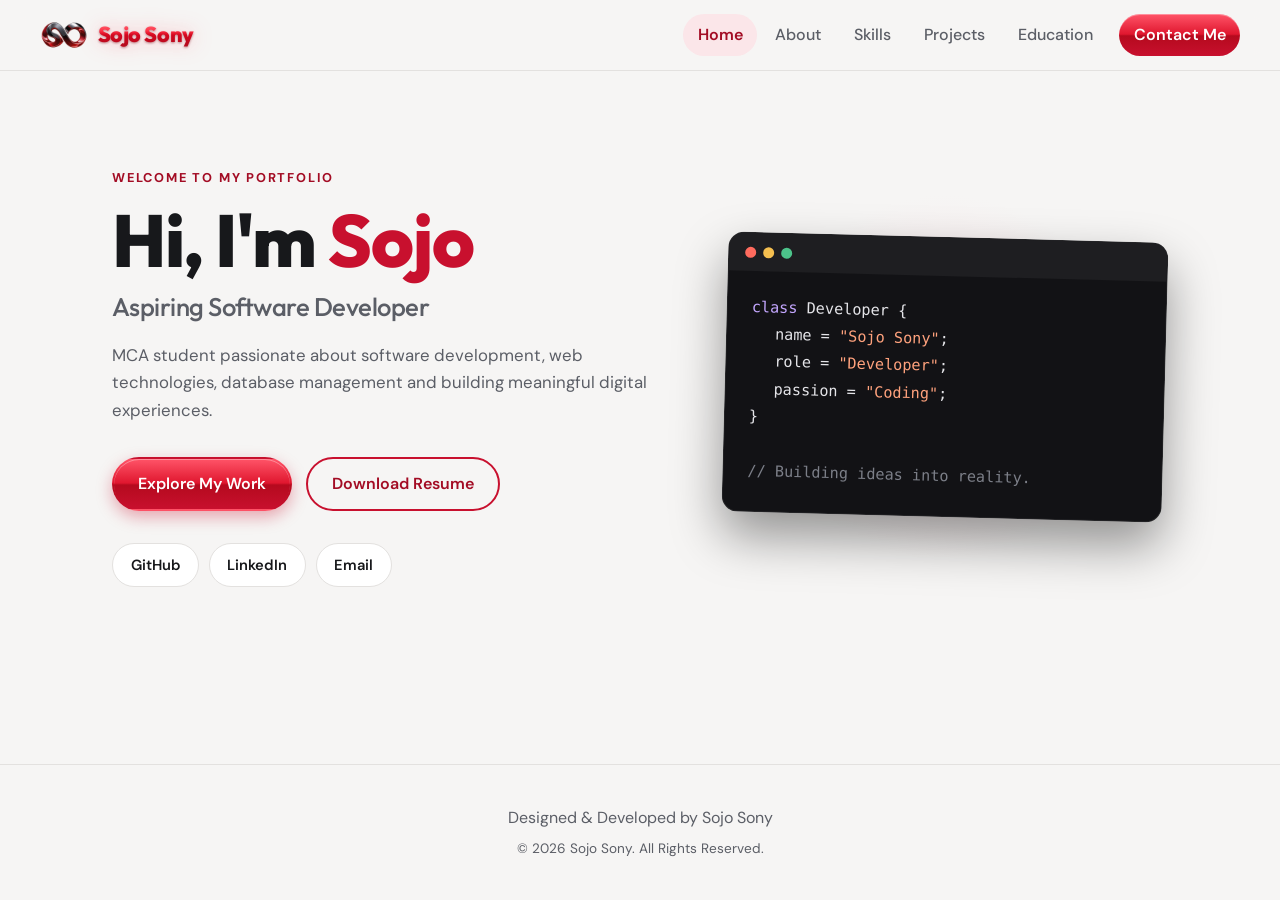
<file: index.html>
<!DOCTYPE html>
<html lang="en">
<head>
  <meta charset="UTF-8">
  <meta name="viewport" content="width=device-width, initial-scale=1.0">
  <title>Home | Sojo Sony</title>
  <meta name="description" content="Portfolio of Sojo Sony, MCA student and aspiring software developer.">
  <link rel="stylesheet" href="Assets/css/index.css">
  <link rel="preconnect" href="https://fonts.googleapis.com">
  <link rel="preconnect" href="https://fonts.gstatic.com" crossorigin>
  <link href="https://fonts.googleapis.com/css2?family=DM+Sans:wght@400;500;600;700&family=Outfit:wght@400;500;600;700;800&display=swap" rel="stylesheet">
  <script src="Assets/js/script.js" defer></script>
</head>
<body>
<a class="skip-link" href="#main">Skip to content</a>
<header class="navbar">
  <a href="index.html" class="logo" aria-label="Sojo Sony - Home">
    <img src="Assets/images/logo.png" alt="" class="site-logo" width="48" height="48">
  <span class="logo-text">Sojo Sony</span>
  </a>
  <button class="nav-toggle" type="button" aria-label="Toggle navigation menu" aria-expanded="false" aria-controls="site-nav"><span></span><span></span><span></span></button>
  <nav id="site-nav" aria-label="Main navigation">
    <a href="index.html" aria-current="page">Home</a>
    <a href="about.html">About</a>
    <a href="skills.html">Skills</a>
    <a href="projects.html">Projects</a>
    <a href="education.html">Education</a>
    <a href="contact.html" class="nav-contact">Contact Me</a>
  </nav>
</header>
<main id="main">
<section class="hero" id="home">
  <div class="hero-content">
    <p class="eyebrow">WELCOME TO MY PORTFOLIO</p>
    <h1>Hi, I'm <span>Sojo</span></h1>
    <h2>Aspiring Software Developer</h2>
    <p class="hero-description">MCA student passionate about software development, web technologies, database management and building meaningful digital experiences.</p>
    <div class="hero-buttons">
      <a href="projects.html" class="btn primary-btn">Explore My Work</a>
      <a href="Assets/resume.pdf" class="btn secondary-btn" download>Download Resume</a>
    </div>
    <div class="social-links">
      <a href="https://github.com/" target="_blank" rel="noopener">GitHub</a>
      <a href="https://linkedin.com/in/sojo-sony2004" target="_blank" rel="noopener">LinkedIn</a>
      <a href="mailto:sojosony007@gmail.com">Email</a>
    </div>
  </div>
  <div class="hero-visual">
    <div class="glow-circle" aria-hidden="true"></div>
    <div class="hero-card">
      <div class="card-top" aria-hidden="true"><span></span><span></span><span></span></div>
      <div class="code-content">
        <p><span class="code-purple">class</span> Developer {</p>
        <p class="indent">name = <span class="code-red">"Sojo Sony"</span>;</p>
        <p class="indent">role = <span class="code-red">"Developer"</span>;</p>
        <p class="indent">passion = <span class="code-red">"Coding"</span>;</p>
        <p>}</p><br>
        <p class="code-comment">// Building ideas into reality.</p>
      </div>
    </div>
  </div>
</section>
</main>
<footer>
  <p>Designed &amp; Developed by Sojo Sony</p>
  <p class="copyright">© 2026 Sojo Sony. All Rights Reserved.</p>
</footer>
</body>
</html>
</file>
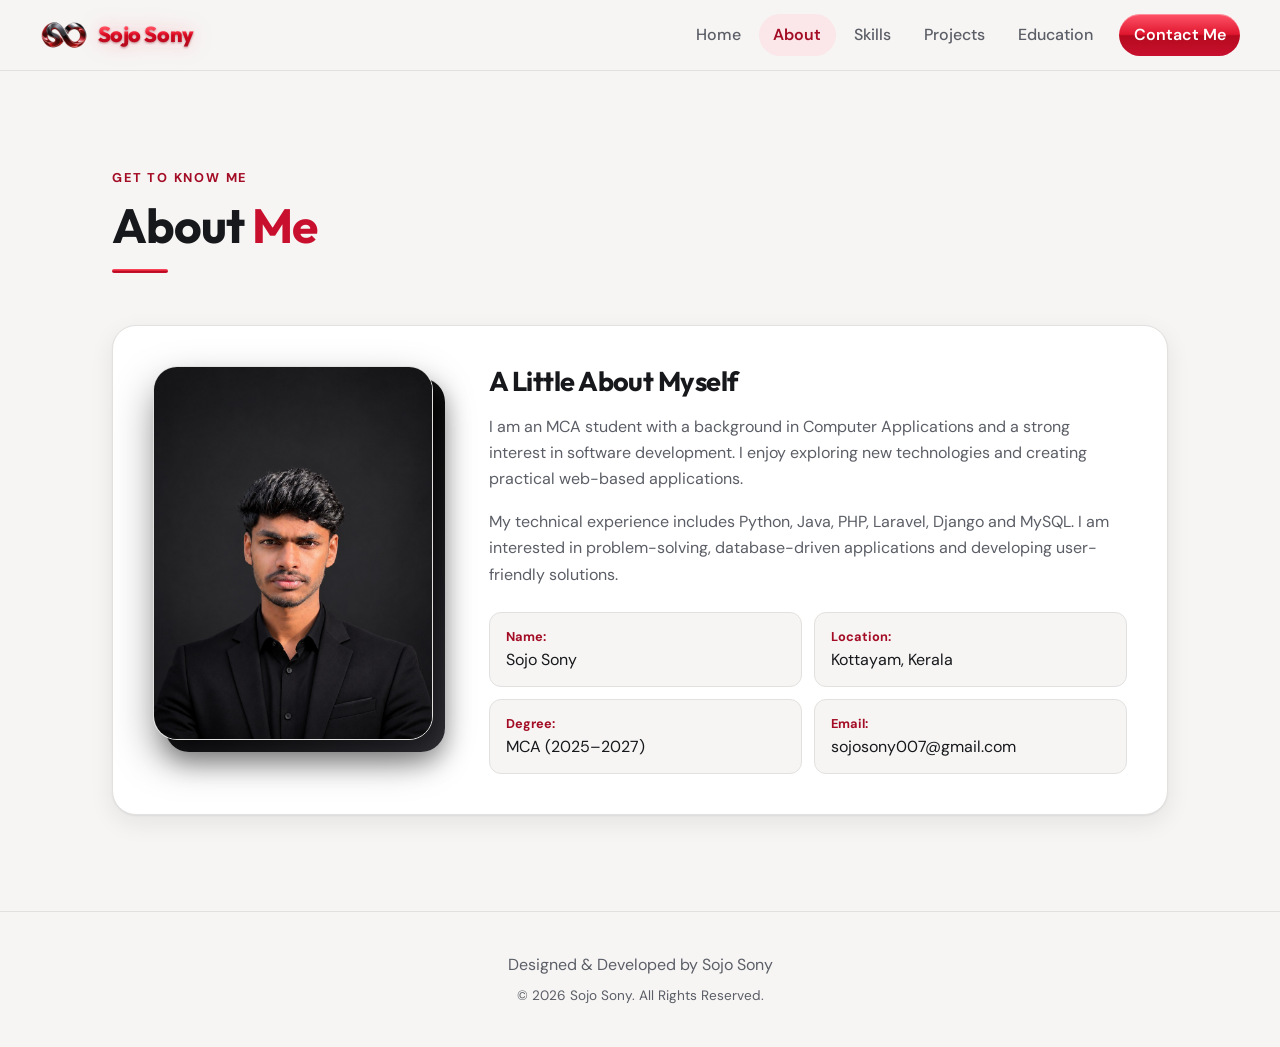
<file: about.html>
<!DOCTYPE html>
<html lang="en">
<head>
  <meta charset="UTF-8">
  <meta name="viewport" content="width=device-width, initial-scale=1.0">
  <title>About | Sojo Sony</title>
  <meta name="description" content="Portfolio of Sojo Sony, MCA student and aspiring software developer.">
  <link rel="stylesheet" href="Assets/css/index.css">
  <link rel="preconnect" href="https://fonts.googleapis.com">
  <link rel="preconnect" href="https://fonts.gstatic.com" crossorigin>
  <link href="https://fonts.googleapis.com/css2?family=DM+Sans:wght@400;500;600;700&family=Outfit:wght@400;500;600;700;800&display=swap" rel="stylesheet">
  <script src="Assets/js/script.js" defer></script>
</head>
<body>
<a class="skip-link" href="#main">Skip to content</a>
<header class="navbar">
  <a href="index.html" class="logo" aria-label="Sojo Sony - Home">
    <img src="Assets/images/logo.png" alt="" class="site-logo" width="48" height="48">
  <span class="logo-text">Sojo Sony</span>
  </a>
  <button class="nav-toggle" type="button" aria-label="Toggle navigation menu" aria-expanded="false" aria-controls="site-nav"><span></span><span></span><span></span></button>
  <nav id="site-nav" aria-label="Main navigation">
    <a href="index.html">Home</a>
    <a href="about.html" aria-current="page">About</a>
    <a href="skills.html">Skills</a>
    <a href="projects.html">Projects</a>
    <a href="education.html">Education</a>
    <a href="contact.html" class="nav-contact">Contact Me</a>
  </nav>
</header>
<main id="main">
<section class="section" id="about">
  <div class="section-heading"><p class="eyebrow">GET TO KNOW ME</p><h2>About <span>Me</span></h2></div>
  <div class="about-content">
    <div class="about-image"><img src="Assets/images/profile.jpg" alt="Portrait of Sojo Sony" class="profile-photo" width="900" height="1200"></div>
    <div class="about-text">
      <h3>A Little About Myself</h3>
      <p>I am an MCA student with a background in Computer Applications and a strong interest in software development. I enjoy exploring new technologies and creating practical web-based applications.</p>
      <p>My technical experience includes Python, Java, PHP, Laravel, Django and MySQL. I am interested in problem-solving, database-driven applications and developing user-friendly solutions.</p>
      <div class="about-info">
        <p><strong>Name:</strong> Sojo Sony</p><p><strong>Location:</strong> Kottayam, Kerala</p>
        <p><strong>Degree:</strong> MCA (2025–2027)</p><p><strong>Email:</strong> sojosony007@gmail.com</p>
      </div>
    </div>
  </div>
</section>
</main>
<footer>
  <p>Designed &amp; Developed by Sojo Sony</p>
  <p class="copyright">© 2026 Sojo Sony. All Rights Reserved.</p>
</footer>
</body>
</html>
</file>
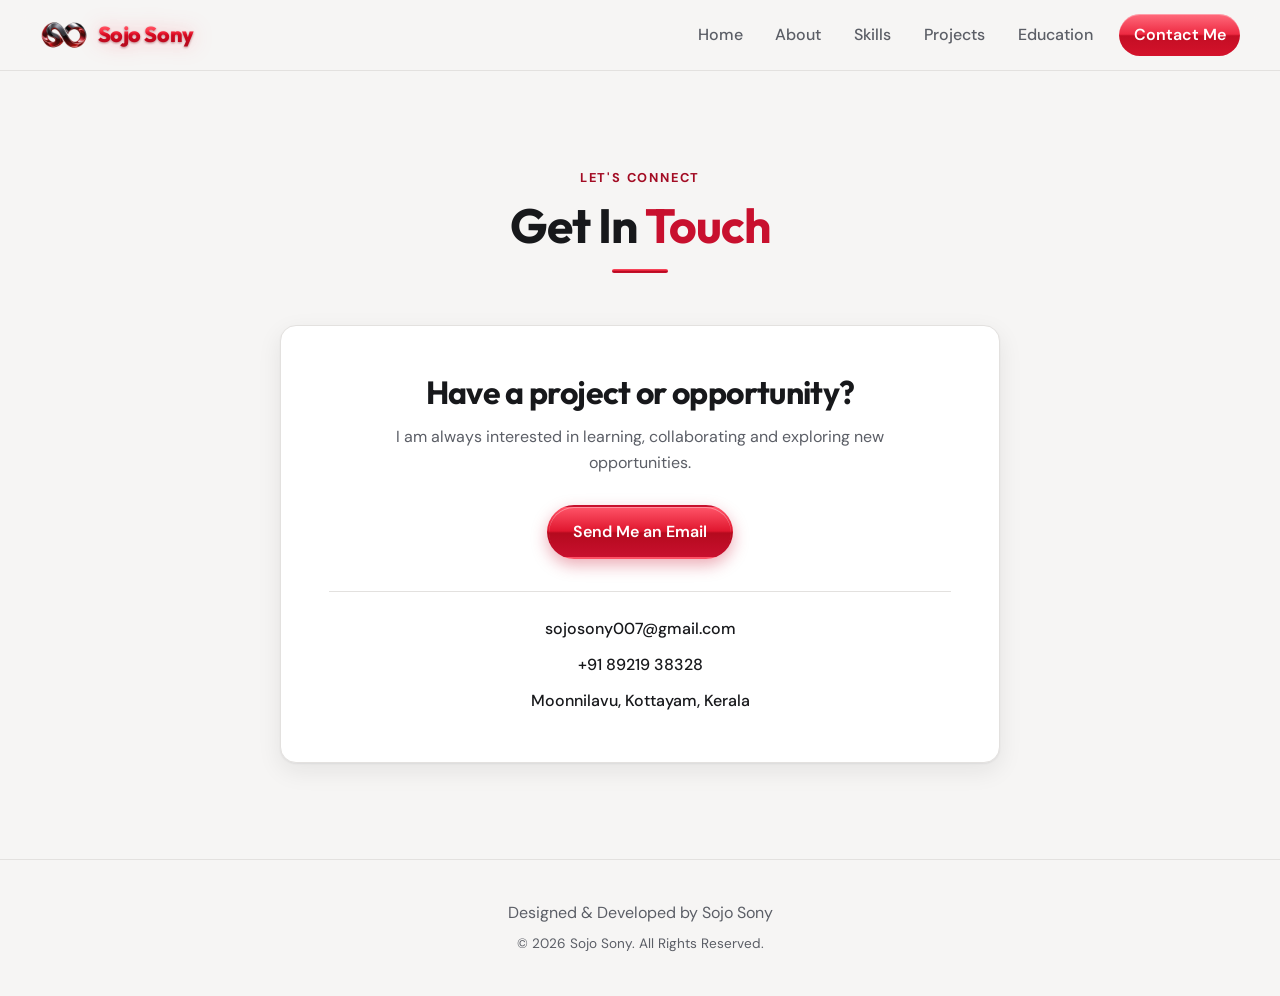
<file: contact.html>
<!DOCTYPE html>
<html lang="en">
<head>
  <meta charset="UTF-8">
  <meta name="viewport" content="width=device-width, initial-scale=1.0">
  <title>Contact | Sojo Sony</title>
  <meta name="description" content="Portfolio of Sojo Sony, MCA student and aspiring software developer.">
  <link rel="stylesheet" href="Assets/css/index.css">
  <link rel="preconnect" href="https://fonts.googleapis.com">
  <link rel="preconnect" href="https://fonts.gstatic.com" crossorigin>
  <link href="https://fonts.googleapis.com/css2?family=DM+Sans:wght@400;500;600;700&family=Outfit:wght@400;500;600;700;800&display=swap" rel="stylesheet">
  <script src="Assets/js/script.js" defer></script>
</head>
<body>
<a class="skip-link" href="#main">Skip to content</a>
<header class="navbar">
  <a href="index.html" class="logo" aria-label="Sojo Sony - Home">
    <img src="Assets/images/logo.png" alt="" class="site-logo" width="48" height="48">
  <span class="logo-text">Sojo Sony</span>
  </a>
  <button class="nav-toggle" type="button" aria-label="Toggle navigation menu" aria-expanded="false" aria-controls="site-nav"><span></span><span></span><span></span></button>
  <nav id="site-nav" aria-label="Main navigation">
    <a href="index.html">Home</a>
    <a href="about.html">About</a>
    <a href="skills.html">Skills</a>
    <a href="projects.html">Projects</a>
    <a href="education.html">Education</a>
    <a href="contact.html" class="nav-contact" aria-current="page">Contact Me</a>
  </nav>
</header>
<main id="main">
<section class="section contact-section" id="contact">
  <div class="section-heading"><p class="eyebrow">LET'S CONNECT</p><h2>Get In <span>Touch</span></h2></div>
  <div class="contact-card">
    <h3>Have a project or opportunity?</h3>
    <p>I am always interested in learning, collaborating and exploring new opportunities.</p>
    <a href="mailto:sojosony007@gmail.com" class="btn primary-btn">Send Me an Email</a>
    <div class="contact-details"><p>sojosony007@gmail.com</p><p>+91 89219 38328</p><p>Moonnilavu, Kottayam, Kerala</p></div>
  </div>
</section>
</main>
<footer>
  <p>Designed &amp; Developed by Sojo Sony</p>
  <p class="copyright">© 2026 Sojo Sony. All Rights Reserved.</p>
</footer>
</body>
</html>
</file>
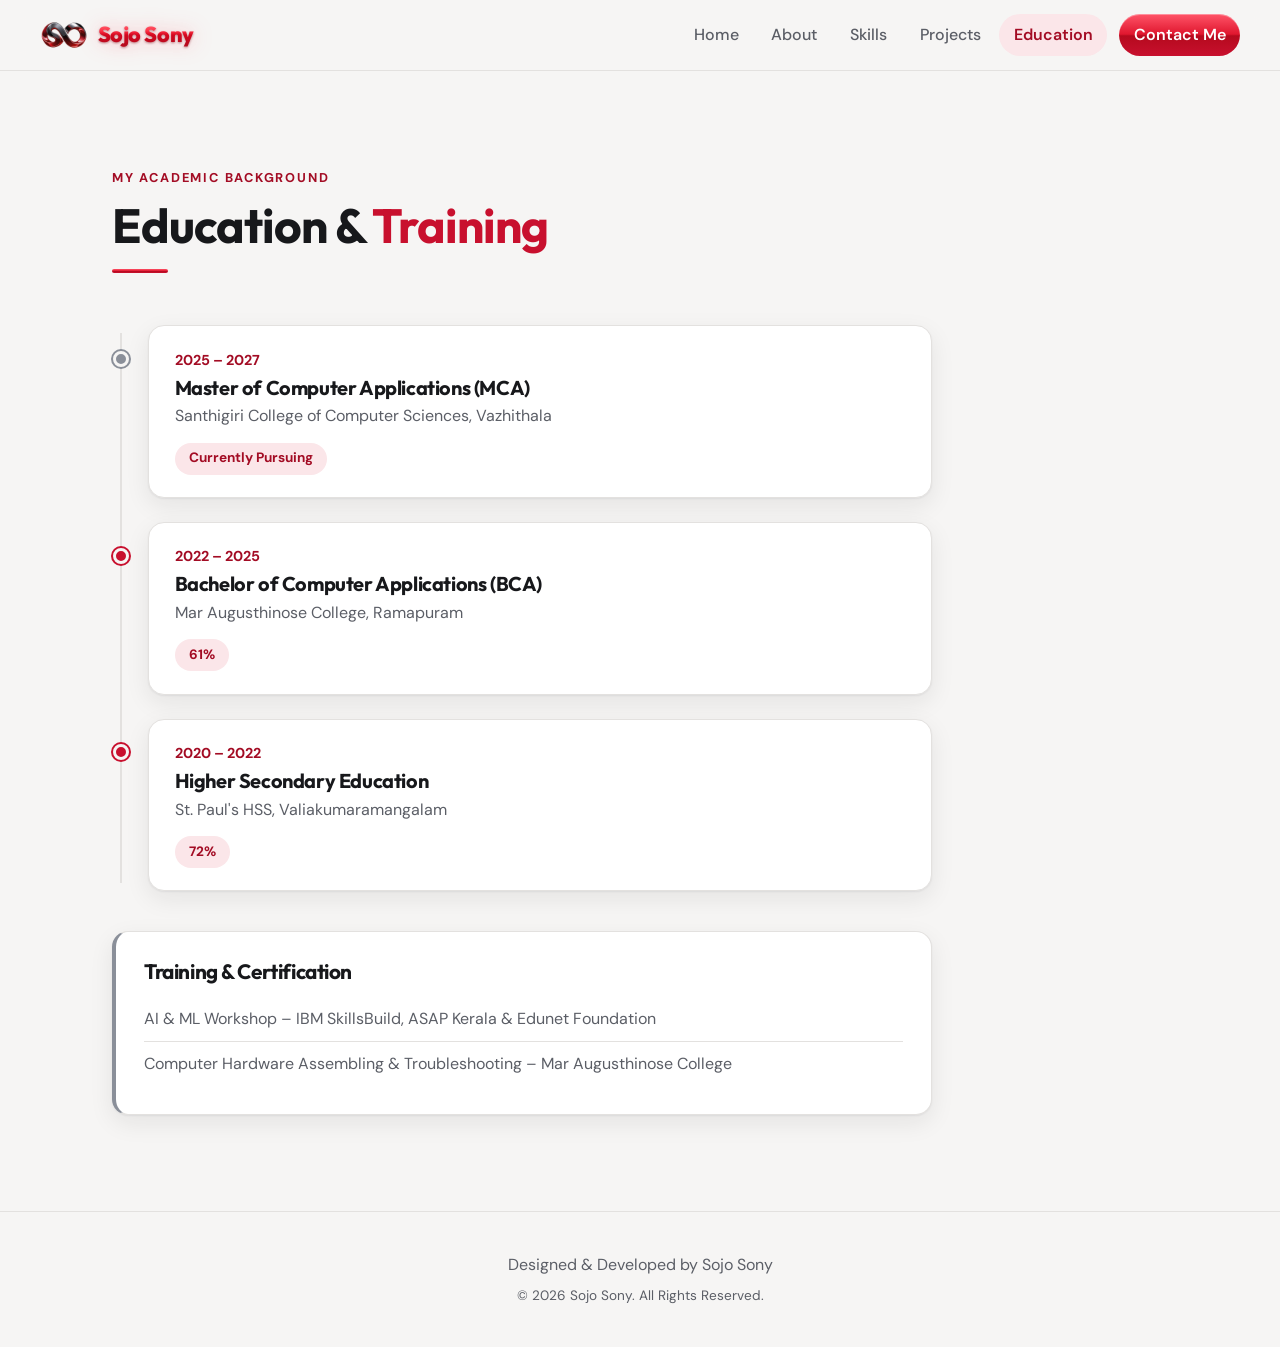
<file: education.html>
<!DOCTYPE html>
<html lang="en">
<head>
  <meta charset="UTF-8">
  <meta name="viewport" content="width=device-width, initial-scale=1.0">
  <title>Education | Sojo Sony</title>
  <meta name="description" content="Portfolio of Sojo Sony, MCA student and aspiring software developer.">
  <link rel="stylesheet" href="Assets/css/index.css">
  <link rel="preconnect" href="https://fonts.googleapis.com">
  <link rel="preconnect" href="https://fonts.gstatic.com" crossorigin>
  <link href="https://fonts.googleapis.com/css2?family=DM+Sans:wght@400;500;600;700&family=Outfit:wght@400;500;600;700;800&display=swap" rel="stylesheet">
  <script src="Assets/js/script.js" defer></script>
</head>
<body>
<a class="skip-link" href="#main">Skip to content</a>
<header class="navbar">
  <a href="index.html" class="logo" aria-label="Sojo Sony - Home">
    <img src="Assets/images/logo.png" alt="" class="site-logo" width="48" height="48">
  <span class="logo-text">Sojo Sony</span>
  </a>
  <button class="nav-toggle" type="button" aria-label="Toggle navigation menu" aria-expanded="false" aria-controls="site-nav"><span></span><span></span><span></span></button>
  <nav id="site-nav" aria-label="Main navigation">
    <a href="index.html">Home</a>
    <a href="about.html">About</a>
    <a href="skills.html">Skills</a>
    <a href="projects.html">Projects</a>
    <a href="education.html" aria-current="page">Education</a>
    <a href="contact.html" class="nav-contact">Contact Me</a>
  </nav>
</header>
<main id="main">
<section class="section education-section" id="education">
  <div class="section-heading"><p class="eyebrow">MY ACADEMIC BACKGROUND</p><h2>Education &amp; <span>Training</span></h2></div>
  <div class="timeline">
    <div class="timeline-item"><span class="timeline-dot" aria-hidden="true"></span><div class="timeline-content">
      <p class="timeline-date">2025 – 2027</p><h3>Master of Computer Applications (MCA)</h3>
      <p>Santhigiri College of Computer Sciences, Vazhithala</p><span class="status">Currently Pursuing</span>
    </div></div>
    <div class="timeline-item"><span class="timeline-dot" aria-hidden="true"></span><div class="timeline-content">
      <p class="timeline-date">2022 – 2025</p><h3>Bachelor of Computer Applications (BCA)</h3>
      <p>Mar Augusthinose College, Ramapuram</p><span class="status">61%</span>
    </div></div>
    <div class="timeline-item"><span class="timeline-dot" aria-hidden="true"></span><div class="timeline-content">
      <p class="timeline-date">2020 – 2022</p><h3>Higher Secondary Education</h3>
      <p>St. Paul's HSS, Valiakumaramangalam</p><span class="status">72%</span>
    </div></div>
  </div>
  <div class="training-card"><h3>Training &amp; Certification</h3>
    <p>AI &amp; ML Workshop – IBM SkillsBuild, ASAP Kerala &amp; Edunet Foundation</p>
    <p>Computer Hardware Assembling &amp; Troubleshooting – Mar Augusthinose College</p>
  </div>
</section>
</main>
<footer>
  <p>Designed &amp; Developed by Sojo Sony</p>
  <p class="copyright">© 2026 Sojo Sony. All Rights Reserved.</p>
</footer>
</body>
</html>
</file>
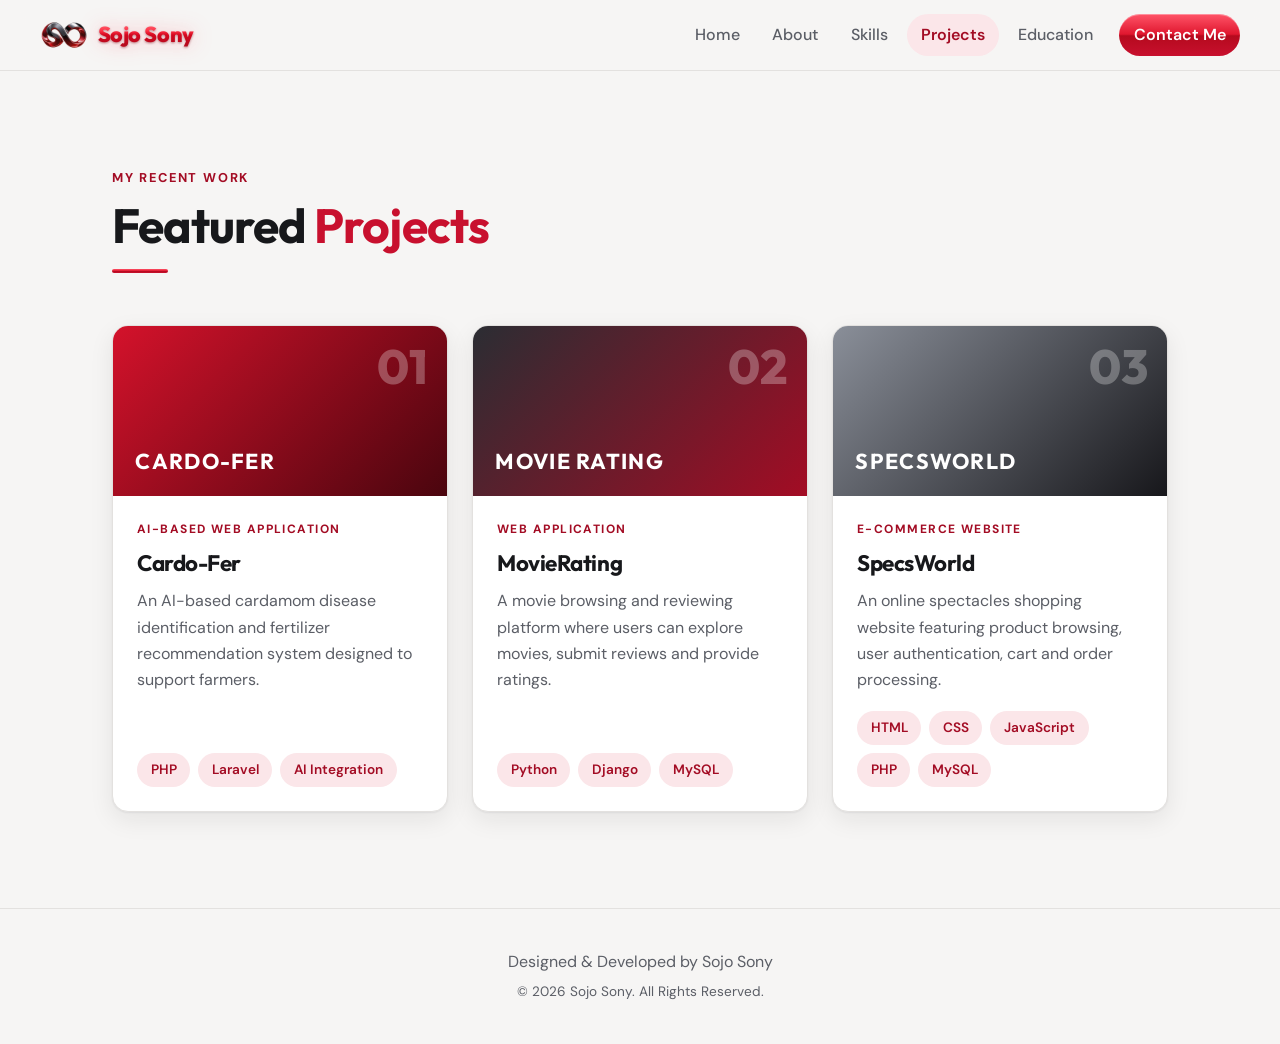
<file: projects.html>
<!DOCTYPE html>
<html lang="en">
<head>
  <meta charset="UTF-8">
  <meta name="viewport" content="width=device-width, initial-scale=1.0">
  <title>Projects | Sojo Sony</title>
  <meta name="description" content="Portfolio of Sojo Sony, MCA student and aspiring software developer.">
  <link rel="stylesheet" href="Assets/css/index.css">
  <link rel="preconnect" href="https://fonts.googleapis.com">
  <link rel="preconnect" href="https://fonts.gstatic.com" crossorigin>
  <link href="https://fonts.googleapis.com/css2?family=DM+Sans:wght@400;500;600;700&family=Outfit:wght@400;500;600;700;800&display=swap" rel="stylesheet">
  <script src="Assets/js/script.js" defer></script>
</head>
<body>
<a class="skip-link" href="#main">Skip to content</a>
<header class="navbar">
  <a href="index.html" class="logo" aria-label="Sojo Sony - Home">
    <img src="Assets/images/logo.png" alt="" class="site-logo" width="48" height="48">
  <span class="logo-text">Sojo Sony</span>
  </a>
  <button class="nav-toggle" type="button" aria-label="Toggle navigation menu" aria-expanded="false" aria-controls="site-nav"><span></span><span></span><span></span></button>
  <nav id="site-nav" aria-label="Main navigation">
    <a href="index.html">Home</a>
    <a href="about.html">About</a>
    <a href="skills.html">Skills</a>
    <a href="projects.html" aria-current="page">Projects</a>
    <a href="education.html">Education</a>
    <a href="contact.html" class="nav-contact">Contact Me</a>
  </nav>
</header>
<main id="main">
<section class="section" id="projects">
  <div class="section-heading"><p class="eyebrow">MY RECENT WORK</p><h2>Featured <span>Projects</span></h2></div>
  <div class="projects-grid">
    <article class="project-card">
      <div class="project-visual project-one"><span>01</span><h3>CARDO-FER</h3></div>
      <div class="project-info"><p class="project-type">AI-BASED WEB APPLICATION</p><h3>Cardo-Fer</h3>
        <p>An AI-based cardamom disease identification and fertilizer recommendation system designed to support farmers.</p>
        <div class="project-tags"><span>PHP</span><span>Laravel</span><span>AI Integration</span></div>
      </div>
    </article>
    <article class="project-card">
      <div class="project-visual project-two"><span>02</span><h3>MOVIE RATING</h3></div>
      <div class="project-info"><p class="project-type">WEB APPLICATION</p><h3>MovieRating</h3>
        <p>A movie browsing and reviewing platform where users can explore movies, submit reviews and provide ratings.</p>
        <div class="project-tags"><span>Python</span><span>Django</span><span>MySQL</span></div>
      </div>
    </article>
    <article class="project-card">
      <div class="project-visual project-three"><span>03</span><h3>SPECSWORLD</h3></div>
      <div class="project-info"><p class="project-type">E-COMMERCE WEBSITE</p><h3>SpecsWorld</h3>
        <p>An online spectacles shopping website featuring product browsing, user authentication, cart and order processing.</p>
        <div class="project-tags"><span>HTML</span><span>CSS</span><span>JavaScript</span><span>PHP</span><span>MySQL</span></div>
      </div>
    </article>
  </div>
</section>
</main>
<footer>
  <p>Designed &amp; Developed by Sojo Sony</p>
  <p class="copyright">© 2026 Sojo Sony. All Rights Reserved.</p>
</footer>
</body>
</html>
</file>
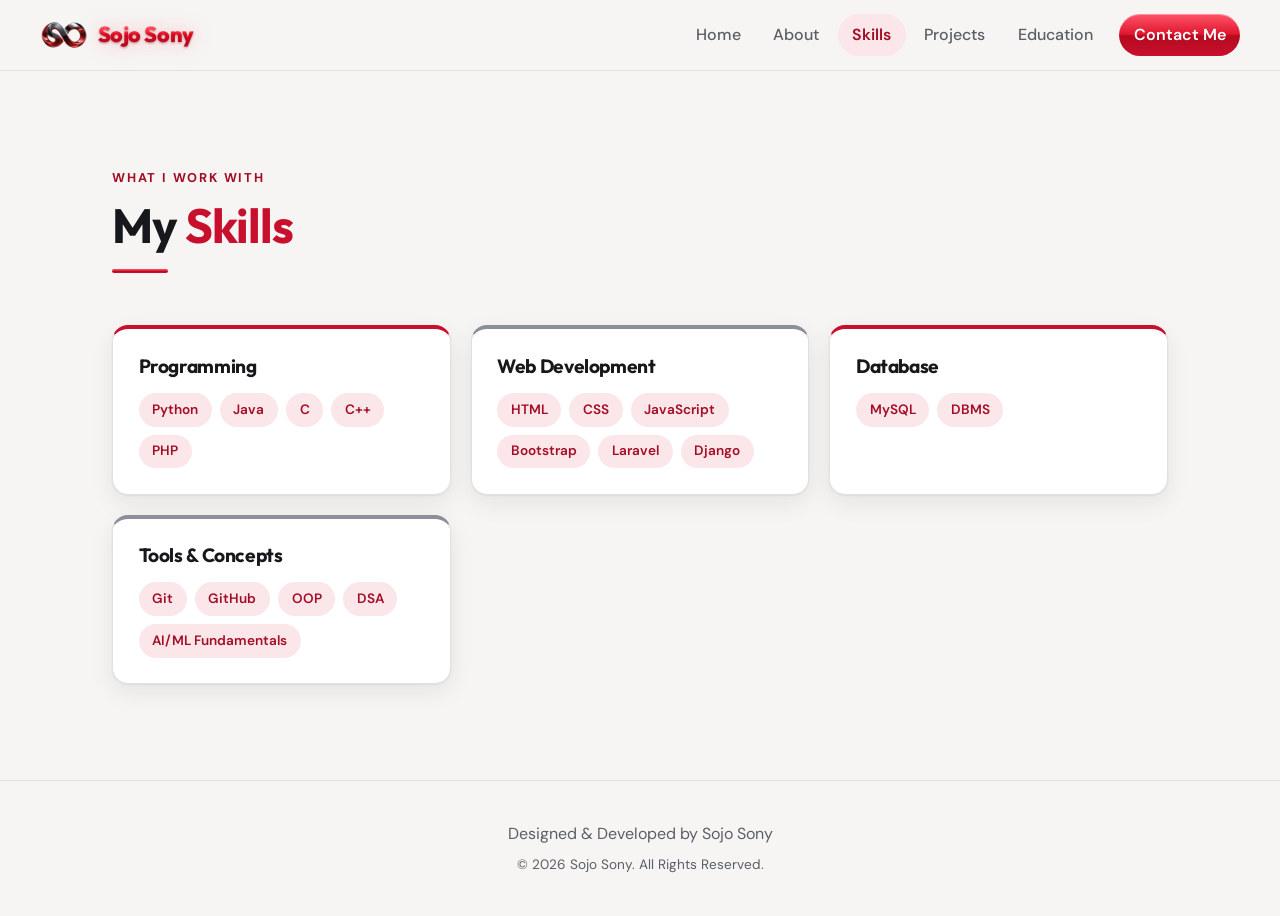
<file: skills.html>
<!DOCTYPE html>
<html lang="en">
<head>
  <meta charset="UTF-8">
  <meta name="viewport" content="width=device-width, initial-scale=1.0">
  <title>Skills | Sojo Sony</title>
  <meta name="description" content="Portfolio of Sojo Sony, MCA student and aspiring software developer.">
  <link rel="stylesheet" href="Assets/css/index.css">
  <link rel="preconnect" href="https://fonts.googleapis.com">
  <link rel="preconnect" href="https://fonts.gstatic.com" crossorigin>
  <link href="https://fonts.googleapis.com/css2?family=DM+Sans:wght@400;500;600;700&family=Outfit:wght@400;500;600;700;800&display=swap" rel="stylesheet">
  <script src="Assets/js/script.js" defer></script>
</head>
<body>
<a class="skip-link" href="#main">Skip to content</a>
<header class="navbar">
  <a href="index.html" class="logo" aria-label="Sojo Sony - Home">
    <img src="Assets/images/logo.png" alt="" class="site-logo" width="48" height="48">
  <span class="logo-text">Sojo Sony</span>
  </a>
  <button class="nav-toggle" type="button" aria-label="Toggle navigation menu" aria-expanded="false" aria-controls="site-nav"><span></span><span></span><span></span></button>
  <nav id="site-nav" aria-label="Main navigation">
    <a href="index.html">Home</a>
    <a href="about.html">About</a>
    <a href="skills.html" aria-current="page">Skills</a>
    <a href="projects.html">Projects</a>
    <a href="education.html">Education</a>
    <a href="contact.html" class="nav-contact">Contact Me</a>
  </nav>
</header>
<main id="main">
<section class="section skills-section" id="skills">
  <div class="section-heading"><p class="eyebrow">WHAT I WORK WITH</p><h2>My <span>Skills</span></h2></div>
  <div class="skills-grid">
    <div class="skill-card"><h3>Programming</h3><div class="skill-tags"><span>Python</span><span>Java</span><span>C</span><span>C++</span><span>PHP</span></div></div>
    <div class="skill-card"><h3>Web Development</h3><div class="skill-tags"><span>HTML</span><span>CSS</span><span>JavaScript</span><span>Bootstrap</span><span>Laravel</span><span>Django</span></div></div>
    <div class="skill-card"><h3>Database</h3><div class="skill-tags"><span>MySQL</span><span>DBMS</span></div></div>
    <div class="skill-card"><h3>Tools &amp; Concepts</h3><div class="skill-tags"><span>Git</span><span>GitHub</span><span>OOP</span><span>DSA</span><span>AI/ML Fundamentals</span></div></div>
  </div>
</section>
</main>
<footer>
  <p>Designed &amp; Developed by Sojo Sony</p>
  <p class="copyright">© 2026 Sojo Sony. All Rights Reserved.</p>
</footer>
</body>
</html>
</file>
<file: Assets/css/index.css>
:root{--bg:#f6f5f4;--surface:#fff;--ink:#17181b;--muted:#5b5e66;--line:#e3e1df;--accent:#c8102e;--accent-d:#a30c24;--accent-t:#c8102e;--accent-soft:#fbe6e9;--amber:#8a8f99;--logo-red:#c8102e;--editor:#121215;--gloss:linear-gradient(180deg,#ff5468 0%,#e0172f 48%,#b50a1e 52%,#c8102e 100%);--gloss-h:linear-gradient(180deg,#ff6b7c 0%,#ee2a42 48%,#c40e24 52%,#d4122b 100%);--r:16px;--shadow:0 1px 2px rgba(23,24,27,.06),0 8px 24px rgba(23,24,27,.08);--max:1120px}
@media (prefers-color-scheme:dark){:root{--bg:#0e0e11;--surface:#17171b;--ink:#f2f2f4;--muted:#a3a6ae;--line:#2a2a30;--accent:#d4122b;--accent-d:#ff7a88;--accent-t:#ff5266;--accent-soft:#2b1217;--amber:#b9bdc6;--logo-red:#ff4d5e;--editor:#0a0a0c;--shadow:0 1px 2px rgba(0,0,0,.4),0 8px 24px rgba(0,0,0,.4)}}
*,*::before,*::after{box-sizing:border-box;margin:0;padding:0}
html{scroll-behavior:smooth;-webkit-text-size-adjust:100%}
body{font-family:'DM Sans',system-ui,sans-serif;background:var(--bg);color:var(--ink);line-height:1.65;font-size:1rem;overflow-x:hidden;min-height:100vh;display:flex;flex-direction:column}
main{flex:1;width:100%}
h1,h2,h3{font-family:'Outfit','DM Sans',sans-serif;line-height:1.15;letter-spacing:-.02em}
img{max-width:100%;height:auto}
a{color:inherit}
:focus-visible{outline:3px solid var(--amber);outline-offset:3px;border-radius:6px}
.skip-link{position:absolute;left:-999px;top:8px;background:var(--accent);color:#fff;padding:.6rem 1rem;border-radius:8px;z-index:100}
.skip-link:focus{left:8px}
/* navbar */
.navbar{position:sticky;top:0;z-index:50;display:flex;align-items:center;justify-content:space-between;gap:1rem;padding:.7rem clamp(1rem,4vw,2.5rem);background:color-mix(in srgb,var(--bg) 88%,transparent);backdrop-filter:blur(12px);border-bottom:1px solid var(--line)}
.logo{display:inline-flex;align-items:center;gap:.6rem;text-decoration:none}
.logo-text{font-family:'Outfit',sans-serif;font-weight:800;font-size:1.35rem;letter-spacing:-.02em;white-space:nowrap;color:var(--logo-red);background:linear-gradient(180deg,#ff9aa3 0%,#ff3347 38%,#d4081f 50%,#b50a1e 78%,#e0283b 100%);-webkit-background-clip:text;background-clip:text;-webkit-text-fill-color:transparent;filter:drop-shadow(0 1px 1px rgba(120,0,15,.45)) drop-shadow(0 0 10px rgba(255,51,71,.28))}
.site-logo{width:48px;height:48px;object-fit:contain;display:block}
.navbar nav{display:flex;align-items:center;gap:.25rem}
.navbar nav a{text-decoration:none;font-weight:500;color:var(--muted);padding:.5rem .9rem;border-radius:999px;transition:color .2s,background .2s}
.navbar nav a:hover{color:var(--ink);background:var(--accent-soft)}
.navbar nav a[aria-current="page"]{color:var(--accent-d);background:var(--accent-soft);font-weight:600}
.navbar nav .nav-contact{background:var(--gloss);color:#fff;box-shadow:inset 0 1px 0 rgba(255,255,255,.35);margin-left:.5rem;font-weight:600}
.navbar nav .nav-contact:hover,.navbar nav .nav-contact[aria-current="page"]{background:var(--gloss-h);color:#fff}
.nav-toggle{display:none;width:44px;height:44px;border:1px solid var(--line);background:var(--surface);border-radius:12px;cursor:pointer;flex-direction:column;align-items:center;justify-content:center;gap:5px}
.nav-toggle span{width:20px;height:2px;background:var(--ink);border-radius:2px;transition:transform .25s,opacity .2s}
.nav-toggle[aria-expanded="true"] span:nth-child(1){transform:translateY(7px) rotate(45deg)}
.nav-toggle[aria-expanded="true"] span:nth-child(2){opacity:0}
.nav-toggle[aria-expanded="true"] span:nth-child(3){transform:translateY(-7px) rotate(-45deg)}
/* buttons */
.btn{display:inline-flex;align-items:center;justify-content:center;min-height:48px;padding:.75rem 1.5rem;border-radius:999px;font-weight:600;text-decoration:none;border:2px solid transparent;transition:transform .2s,background .2s,box-shadow .2s}
.primary-btn{background:var(--gloss);color:#fff;box-shadow:0 6px 16px rgba(200,16,46,.35),inset 0 1px 0 rgba(255,255,255,.35)}
.primary-btn:hover{background:var(--gloss-h);transform:translateY(-2px)}
.secondary-btn{border-color:var(--accent);color:var(--accent-d)}
.secondary-btn:hover{background:var(--accent-soft);transform:translateY(-2px)}
/* headings */
.section{width:100%;max-width:var(--max);margin:0 auto;padding:clamp(3rem,8vw,6rem) clamp(1rem,4vw,2rem)}
.section-heading{margin-bottom:clamp(2rem,5vw,3.25rem);max-width:640px}
.eyebrow{color:var(--accent-d);font-weight:700;font-size:.8rem;letter-spacing:.14em;margin-bottom:.6rem}
.section-heading h2{font-size:clamp(2rem,5vw,3rem);font-weight:700}
h2 span,h1 span{color:var(--accent-t)}
.section-heading h2::after{content:"";display:block;width:56px;height:4px;background:var(--gloss);border-radius:4px;margin-top:1rem}
/* hero */
.hero{max-width:var(--max);margin:0 auto;padding:clamp(3rem,8vw,6rem) clamp(1rem,4vw,2rem);display:grid;grid-template-columns:1.1fr .9fr;gap:clamp(2rem,5vw,4rem);align-items:center}
.hero h1{font-size:clamp(2.6rem,7vw,4.6rem);font-weight:800;margin-bottom:.6rem}
.hero h2{font-size:clamp(1.2rem,3vw,1.6rem);font-weight:500;color:var(--muted);margin-bottom:1.25rem}
.hero-description{color:var(--muted);max-width:52ch;font-size:1.05rem;margin-bottom:2rem}
.hero-buttons{display:flex;flex-wrap:wrap;gap:.9rem;margin-bottom:2rem}
.social-links{display:flex;flex-wrap:wrap;gap:.6rem}
.social-links a{text-decoration:none;font-weight:600;font-size:.92rem;padding:.55rem 1.1rem;min-height:44px;display:inline-flex;align-items:center;border:1px solid var(--line);background:var(--surface);border-radius:999px;transition:border-color .2s,color .2s,transform .2s}
.social-links a:hover{border-color:var(--accent);color:var(--accent-d);transform:translateY(-2px)}
.hero-visual{position:relative;display:grid;place-items:center;min-width:0}
.glow-circle{position:absolute;width:85%;aspect-ratio:1;border-radius:50%;background:radial-gradient(circle,var(--accent-soft),transparent 68%)}
.hero-card{position:relative;width:100%;max-width:440px;background:var(--editor);border-radius:var(--r);box-shadow:0 24px 50px rgba(0,0,0,.4);overflow:hidden;transform:rotate(1.5deg);border:1px solid rgba(255,255,255,.08)}
.card-top{display:flex;gap:7px;padding:.85rem 1rem;background:rgba(255,255,255,.05)}
.card-top span{width:11px;height:11px;border-radius:50%;background:#ff6b5e}
.card-top span:nth-child(2){background:#f5bf4f}.card-top span:nth-child(3){background:#4cc38a}
.code-content{padding:1.4rem 1.5rem 1.6rem;font-family:ui-monospace,SFMono-Regular,Menlo,Consolas,monospace;font-size:clamp(.82rem,2.4vw,.95rem);color:#e4e4e8;line-height:1.8;overflow-x:auto}
.code-content .indent{padding-left:1.5rem}
.code-purple{color:#c4a7ff}.code-red{color:#ffa27d}.code-comment{color:#7c7f88}
/* about */
.about-content{display:grid;grid-template-columns:280px 1fr;gap:clamp(1.5rem,5vw,3.5rem);align-items:start;background:var(--surface);border:1px solid var(--line);border-radius:24px;padding:clamp(1.25rem,4vw,2.5rem);box-shadow:var(--shadow)}
.profile-placeholder{aspect-ratio:1;width:100%;max-width:280px;border-radius:24px;display:grid;place-items:center;font-family:'Outfit',sans-serif;font-weight:800;font-size:5rem;color:#fff;background:linear-gradient(145deg,#e0172f,#4a050e);box-shadow:12px 12px 0 var(--amber)}
.about-text h3{font-size:1.7rem;margin-bottom:1rem}
.about-text>p{color:var(--muted);margin-bottom:1rem;max-width:68ch}
.about-info{display:grid;grid-template-columns:repeat(2,1fr);gap:.75rem;margin-top:1.5rem}
.about-info p{background:var(--bg);border:1px solid var(--line);border-radius:12px;padding:.8rem 1rem;overflow-wrap:anywhere}
.about-info strong{display:block;font-size:.8rem;color:var(--accent-d);font-weight:700}
/* skills */
.skills-grid{display:grid;grid-template-columns:repeat(auto-fit,minmax(min(100%,250px),1fr));gap:1.25rem}
.skill-card,.project-card,.training-card,.contact-card{background:var(--surface);border:1px solid var(--line);border-radius:var(--r);box-shadow:var(--shadow);transition:transform .25s,border-color .25s}
.skill-card{padding:1.6rem;border-top:4px solid var(--accent)}
.skill-card:nth-child(even){border-top-color:var(--amber)}
.skill-card:hover,.project-card:hover{transform:translateY(-4px);border-color:var(--accent)}
.skill-card h3{font-size:1.2rem;margin-bottom:1rem}
.skill-tags,.project-tags{display:flex;flex-wrap:wrap;gap:.5rem}
.skill-tags span,.project-tags span{background:var(--accent-soft);color:var(--accent-d);font-weight:600;font-size:.85rem;padding:.35rem .85rem;border-radius:999px}
/* projects */
.projects-grid{display:grid;grid-template-columns:repeat(auto-fit,minmax(min(100%,310px),1fr));gap:1.5rem}
.project-card{overflow:hidden;display:flex;flex-direction:column}
.project-visual{position:relative;min-height:170px;padding:1.4rem;color:#fff;display:flex;flex-direction:column;justify-content:flex-end;gap:.3rem}
.project-visual span{position:absolute;top:1rem;right:1.2rem;font-family:'Outfit',sans-serif;font-weight:800;font-size:3rem;opacity:.28;line-height:1}
.project-visual h3{font-size:1.35rem;letter-spacing:.06em}
.project-one{background:linear-gradient(135deg,#d4122b,#4a050e)}
.project-two{background:linear-gradient(135deg,#2b2d33,#a30c24)}
.project-three{background:linear-gradient(135deg,#8a8f99,#17171b)}
.project-info{padding:1.5rem;display:flex;flex-direction:column;gap:.7rem;flex:1}
.project-type{color:var(--accent-d);font-size:.75rem;font-weight:700;letter-spacing:.12em}
.project-info h3{font-size:1.4rem}
.project-info>p:not(.project-type){color:var(--muted);flex:1}
.project-tags{margin-top:.4rem}
/* education */
.timeline{position:relative;max-width:820px;display:grid;gap:1.5rem;padding-left:2.25rem;margin-bottom:2.5rem}
.timeline::before{content:"";position:absolute;left:8px;top:8px;bottom:8px;width:2px;background:var(--line)}
.timeline-item{position:relative}
.timeline-dot{position:absolute;left:calc(-2.25rem + 1px);top:1.6rem;width:16px;height:16px;border-radius:50%;background:var(--accent);border:3px solid var(--bg);box-shadow:0 0 0 2px var(--accent)}
.timeline-item:first-child .timeline-dot{background:var(--amber);box-shadow:0 0 0 2px var(--amber)}
.timeline-content{background:var(--surface);border:1px solid var(--line);border-radius:var(--r);padding:1.4rem 1.6rem;box-shadow:var(--shadow);transition:transform .25s,border-color .25s}
.timeline-content:hover{transform:translateX(4px);border-color:var(--accent)}
.timeline-date{color:var(--accent-d);font-weight:700;font-size:.9rem}
.timeline-content h3{font-size:1.25rem;margin:.2rem 0 .3rem}
.timeline-content>p:not(.timeline-date){color:var(--muted)}
.status{display:inline-block;margin-top:.8rem;background:var(--accent-soft);color:var(--accent-d);font-weight:700;font-size:.85rem;padding:.3rem .9rem;border-radius:999px}
.training-card{max-width:820px;padding:1.75rem;border-left:4px solid var(--amber)}
.training-card h3{font-size:1.3rem;margin-bottom:.8rem}
.training-card p{color:var(--muted);padding:.55rem 0;border-top:1px solid var(--line)}
.training-card h3+p{border-top:0}
/* contact */
.contact-card{max-width:720px;padding:clamp(1.5rem,5vw,3rem);text-align:center;margin:0 auto}
.contact-card h3{font-size:clamp(1.5rem,4vw,2rem);margin-bottom:.8rem}
.contact-card>p{color:var(--muted);max-width:48ch;margin:0 auto 1.75rem}
.contact-details{display:grid;gap:.6rem;margin-top:2rem;padding-top:1.5rem;border-top:1px solid var(--line)}
.contact-details p{font-weight:500;overflow-wrap:anywhere}
.contact-section .section-heading{margin-left:auto;margin-right:auto;text-align:center}
.contact-section .section-heading h2::after{margin-left:auto;margin-right:auto}
/* footer */
footer{text-align:center;padding:2.5rem 1rem;border-top:1px solid var(--line);display:grid;justify-items:center;gap:.4rem;color:var(--muted)}
.copyright{font-size:.85rem}
/* responsive */
@media (max-width:860px){
  .nav-toggle{display:inline-flex}
  .navbar nav{position:absolute;top:100%;left:0;right:0;flex-direction:column;align-items:stretch;gap:.25rem;padding:1rem;background:var(--bg);border-bottom:1px solid var(--line);box-shadow:var(--shadow);display:none}
  .navbar nav.open{display:flex}
  .navbar nav a{min-height:48px;display:flex;align-items:center;border-radius:12px}
  .navbar nav .nav-contact{margin:.4rem 0 0;justify-content:center}
  .hero{grid-template-columns:1fr}
  .hero-visual{order:-1}
  .hero-card{transform:none;max-width:380px}
  .about-content{grid-template-columns:1fr}
  .profile-placeholder{max-width:200px;font-size:3.6rem;margin:0 12px 12px 0}
}
@media (max-width:520px){
  .hero-buttons .btn{width:100%}
  .about-info{grid-template-columns:1fr}
  .timeline{padding-left:1.9rem}
  .timeline-dot{left:calc(-1.9rem + 1px)}
  .contact-card .btn{width:100%}
}
@media (prefers-reduced-motion:reduce){*{transition:none!important;scroll-behavior:auto!important}}

.logo-fallback{width:48px;height:48px;border-radius:12px;display:grid;place-items:center;background:linear-gradient(145deg,#e0172f,#4a050e);color:#fff;font-family:'Outfit',sans-serif;font-weight:800;letter-spacing:.02em}

.about-image{max-width:300px;position:relative}
.about-image::before{content:"";position:absolute;inset:0;transform:translate(12px,12px);border-radius:24px;z-index:0;background:linear-gradient(135deg,#5a5b63 0%,#1b1b20 22%,#060607 46%,#0b0b0d 54%,#2a2a30 100%);box-shadow:inset 1px 1px 0 rgba(255,255,255,.35),inset 0 0 18px rgba(255,255,255,.06),0 10px 24px rgba(0,0,0,.35)}
.about-image .profile-placeholder{position:relative;z-index:1;box-shadow:none}
.profile-photo{display:block;width:100%;height:auto;aspect-ratio:3/4;object-fit:cover;object-position:center top;border-radius:24px;box-shadow:0 18px 40px rgba(0,0,0,.35);border:1px solid var(--line);position:relative;z-index:1}
@media (max-width:860px){.about-image{max-width:240px;margin:0 12px 12px 0}}
</file>
